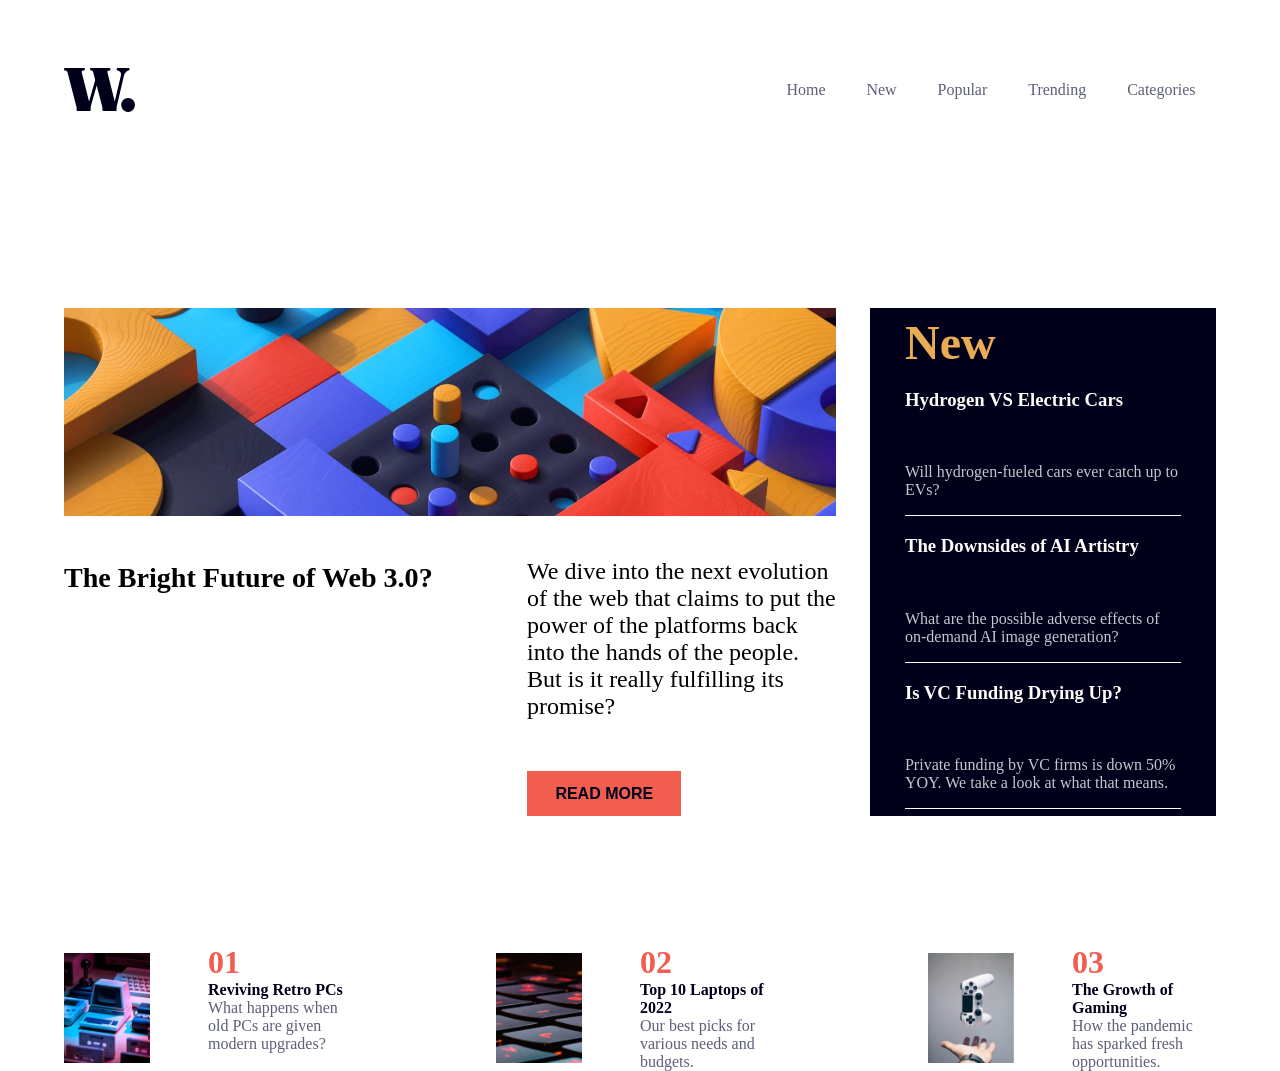
<file: index.html>
<!DOCTYPE html>
<html lang="en">
  <head>
  <meta charset="UTF-8">
  <meta name="viewport" content="width=device-width, initial-scale=1.0"> <!-- displays site properly based on user's device -->
  <link rel="preconnect" href="https://fonts.googleapis.com">
  <link rel="preconnect" href="https://fonts.gstatic.com" crossorigin>
  <title>Frontend Mentor | News homepage</title>
<link rel="stylesheet" href="style.css">
  <!-- Feel free to remove these styles or customise in your own stylesheet 👍 -->
  
</head>
<body>
   <div id="url-mobile">
    <div class="box">
      <div id="btn"></div>
        <ul>
      <li>Home</li>
      <li>New</li>
      <li>Popular</li>
      <li>Trending</li>
      <li>Categories</li>
    </ul>
    </div>
  </div>
<header>
  <div class="box">
    <div id="logo"></div>
  <ul>
    <li>Home</li>
    <li>New</li>
    <li>Popular</li>
    <li>Trending</li>
    <li>Categories</li>
  </ul>
  <div id="btn-ham"></div>
  </div>
  
</header>
<main>
  <div class="welcome-site">
    <div class="box">
          <div class="left-site">
            <div class="banner"></div>
            <div class="text-title">
              <div class="left-title"><h3>The Bright Future of Web 3.0?</h3></div>
              <div class="right-title"> <p>We dive into the next evolution of the web that claims to put the power of the platforms back into the hands of the people. 
  But is it really fulfilling its promise?</p>
<button id="btn-readmore" type="submit">READ MORE</button></div>
            </div>
          </div>
          <div class="right-site">
            <div class="box">
              <div class="title">New</div>
            <div class="column-1"><div class="title-des"><h3>Hydrogen VS Electric Cars</h3></div><br><div class="description">
               <p>Will hydrogen-fueled cars ever catch up to EVs?</p>
            </div></div>
            <div class="column-1"><div class="title-des"><h3>The Downsides of AI Artistry</h3></div><br><div class="description">
               <p>What are the possible adverse effects of on-demand AI image generation?</p>
            </div></div>
            <div class="column-1"><div class="title-des"><h3>Is VC Funding Drying Up?</h3></div><br><div class="description">
               <p>Private funding by VC firms is down 50% YOY. We take a look at what that means.</p>
            </div></div>
            
            </div>
            
          </div>
    </div>  
  </div>
  <div class="last-site">
    <div class="box">
      <div class="row">
        <div class="banner-1"></div>
        <div class="description">
          <div class="number">01</div>
          <div class="title">Reviving Retro PCs</div>
          <div class="des">What happens when old PCs are given modern upgrades?</div>
        </div>
      </div>
      <div class="row">
        <div class="banner-2"></div>
        <div class="description">
          <div class="number">02</div>
          <div class="title">Top 10 Laptops of 2022</div>
          <div class="des">Our best picks for various needs and budgets.</div>
        </div>
      </div>
      <div class="row">
        <div class="banner-3"></div>
        <div class="description">
          <div class="number">03</div>
          <div class="title">The Growth of Gaming</div>
          <div class="des">How the pandemic has sparked fresh opportunities.</div>
        </div>
      </div>
    </div>
  </div>
  
</main>
 
</body>
  <script>
    const btn_ham = document.getElementById('btn-ham');
    const btn_close = document.getElementById('btn');
    const displayURL = document.getElementById('url-mobile');
    btn_ham.addEventListener('click',()=>{
      displayURL.style.display = 'flex';
    })
    btn_close.addEventListener('click',()=>{
      displayURL.style.display = 'none';
    })
  </script>
</html>
</file>
<file: style.css>
body
    {
      margin: 0;
      padding: 0;
      box-sizing: border-box;
    }
    header .box
    {
      display: flex;
      width: 90%;
      height: auto;
      justify-content: space-between;
      align-items: center;
       
    }
    header #logo
    {
      width: 8vh;
      height: 8vh;
      background-image: url(./assets/images/logo.svg);
      background-position: 50%;
      background-size: 100%;
      background-repeat: no-repeat;
    }
    header
    {
      display: flex;
      justify-content: center;
      width: 100%;
      height: 20vh;
    }
    header ul
    {
      display: flex;
      justify-content: space-around;
      align-items: center;
      text-align: center;
      width: 50vh;
    }
    header ul li
    {
      list-style: none;
      text-align: center;
      color:  hsl(236, 13%, 42%);
    }
  header ul li:hover
  {
    color: hsl(35, 77%, 62%);
    cursor: pointer;
  }
    /********************************************MAIN******************************************************************/

    main
    {
      display: flex;
      flex-direction: column;
      margin: 0;
      padding: 0;
    }
    .welcome-site
    {
      display: flex;
      width: 100%;
      justify-content: center;
      height: auto;
      margin-top: 10%;
    }
    .welcome-site .box
    {
      display: flex;
      justify-content: space-between;
      width: 90%;
      align-items: center;
      height: auto;
    }
    .right-site
    {
      display: flex;
      width: 30%;
      height: 100%;
      justify-content: center;
      background-color: hsl(240, 100%, 5%);
      align-items: center;
    }
     .left-site
    {
      display: flex;
      width: 67%;
      height: 100%;
      flex-direction: column;
    }
    .left-site .banner
    {
      display: flex;
      width: 100%;
      height: 70%;
      background-image: url(./assets/images/image-web-3-desktop.jpg);
      background-repeat: no-repeat;
      background-size: 100%;
    }
    .left-site .text-title
    {
      width: 100%;
      height: auto;
      display: flex;
      justify-content: space-between;
      margin-top: 2vh;
      
    }
    .left-site .text-title .left-title
    {
      width: 50%;
      height: auto;
      font-size: 1.5rem;
    }
    .left-site .text-title .right-title
    {
      width: 40%;
      height: 100%;
      font-size: 1.5rem;
      
    }
    .right-site .box
    {
      display: flex;
      justify-content: center;
      width: 80%;
      height: auto;
      flex-direction: column; 
      margin-top: 2%;
      margin-bottom: 2%;
      
    }
    .right-site .title
    {
      display: flex;
      width: 100%;
      font-size: 3rem;
      font-weight: 800;
      height: fit-content;
      color:  hsl(35, 77%, 62%);      
    }
    
    .right-site .column-1
    {
      width: 100%;
      height: 100%;
      display: flex;
      flex-direction: column;
    }
    .right-site .title-des
    {
      font-size: 1rem;
      height: auto;
      display: flex;
      color: hsl(36, 100%, 99%);
      align-items: center;
    }
     .right-site .title-des:hover
    {
      color: hsl(35, 77%, 62%);
      cursor: pointer;
    }
    .right-site .description
    {
       font-size: 1rem;
       color: hsl(233, 8%, 79%);
       height: 100%;
       border-bottom: 1px solid hsl(36, 100%, 99%);    
    }



    .last-site
    {
      display: flex;
      justify-content: center;
      height: auto;
      width: 100%;
      margin-top: 10%;
      
    }
    .last-site .box
    {
      display: flex;
      justify-content: space-between;
      width: 90%;
      height: auto;
    }
    .row
    {
      display: flex;
      justify-content: space-between;
      width: 25%;
      height: 100%;
    }
    .row .banner-1
    {
      width: 30%;
      height: 100%;
      background-image: url(./assets/images/image-retro-pcs.jpg);
      background-position: 100%;
      background-size: 100%;
      background-repeat: no-repeat;
   
    }
    .row .banner-2
    {
      width: 30%;
      height: 100%;
      background-image: url(./assets/images/image-top-laptops.jpg);
      background-position: 100%;
      background-size: 100%;
      background-repeat: no-repeat;
   
    }
    .row .banner-3
    {
      width: 30%;
      height: 100%;
      background-image: url(./assets/images/image-gaming-growth.jpg);
      background-position: 100%;
      background-size: 100%;
      background-repeat: no-repeat;      
   
    }        
    .row .description
    {
      width: 50%;
      height: auto;
      display: flex;
      flex-direction: column;
      padding: 0;
      margin: 0;
      
    }
    .row .description .number
    {
      color: hsl(5, 85%, 63%);
      font-size: 2rem;
      font-weight: 700;
    }
    .row .description .title
    {
      color: hsl(240, 100%, 5%);
      font-weight: 700;
    }
    .row .description .title:hover
    {
      color: hsl(5, 85%, 63%);
      cursor: pointer;
    }
    .row .description .des
    {
      color: hsl(236, 13%, 42%);
    }
    button
    {
      width: 50%;
      height: 5vh;
      font-size: 1rem;
      text-align: center;
      border: none;
      color: hsl(240, 100%, 5%);
      background-color: hsl(5, 85%, 63%);
      font-weight: 700;
      margin-top: 3vh;
    }
    button:hover
    {
      background-color: hsl(240, 100%, 5%);
      color: hsl(36, 100%, 99%);
      cursor: pointer;
    }
    #url-mobile
    {
      display: none;
    }
    #btn-ham
    {
      display: none;
    }
    footer
    {
      margin-top: 5vh;
      width: 100%;
      height: auto;
      display: flex;
      flex-direction: column;
      text-align: center;
      background-color: hsl(236, 13%, 42%);
      color: antiquewhite;
    }
    footer a
    {
      list-style: none;
      text-decoration: none;
      color: hsl(35, 77%, 62%);
    }
   @media screen and (max-width: 62.5rem) {
      .welcome-site .box
      {
        display: flex;
        flex-direction: column;
        height: auto;
        gap: 5vh;
      }
      .welcome-site .left-site
      {
        height: 125vh;
        display: flex;
        flex-direction: column;
        gap: 2vh;
        width: 100%;
        
      }
       .left-site .banner
      {
      height: 100%;
      background-position: 100%;
      background-size: cover;
      }
      .welcome-site .box .text-title
      {
        display: flex;
        flex-direction: column;
        justify-content: center;
        height: auto;
        width: 100%;
      }
      .welcome-site .box .text-title .left-title
      {
        width: 100%;
        display: flex;
        flex-direction: column;
      }
      .welcome-site .box .text-title .right-title
      {
        width: 100%;
        display: flex;
        flex-direction: column;
      }
     
      .welcome-site .right-site
      {
        width: 100%;
        display: flex;
        

        height: fit-content;
      }
      .welcome-site .right-site .box
      {
        margin-top: 5%;
        margin-bottom: 5%;
      }
      .last-site
      {
        margin-top: 5vh;
      }
      .last-site .box
      {
        display: flex;
        flex-direction: column;
        gap: 2vh;
      }
      .last-site .box .row
      {
        width: 100%;
      }
      header ul
      {

        display: none;
      }
      #url-mobile
    {
      display: none;
      height: 100%;
      width: 100%;
      position: absolute;
      background-color: hsla(0, 0%, 0%, 0.363);
      

    }
    #url-mobile .box
    {
      display: flex;
      background-color: hsl(36, 100%, 99%);
      height: 100vh;
      width: 100%;
      margin-left: 35%;
      flex-direction: column;
    }
    #url-mobile #btn
    {
      width: 90%;
      height: 20vh;
      background-image: url(./assets/images/icon-menu-close.svg);
      background-repeat: no-repeat;
      background-size: 10%;
      background-position: 100%;
      
    }
    
    #url-mobile ul
    {
      display: flex;
      flex-direction: column;
      gap: 5vh;
      height: 100%;
      width: 100%;
    }
    #url-mobile ul li
    {
      list-style: none;
      font-size: 1.5rem;

    }
    #btn-ham
    {
      display: flex;
      width: 15%;
      height: 10vh;
      background-image: url(/assets/images/icon-menu.svg);
      background-position: 50%;
      background-size: 50%;
      background-repeat: no-repeat;
    }
    }
</file>
